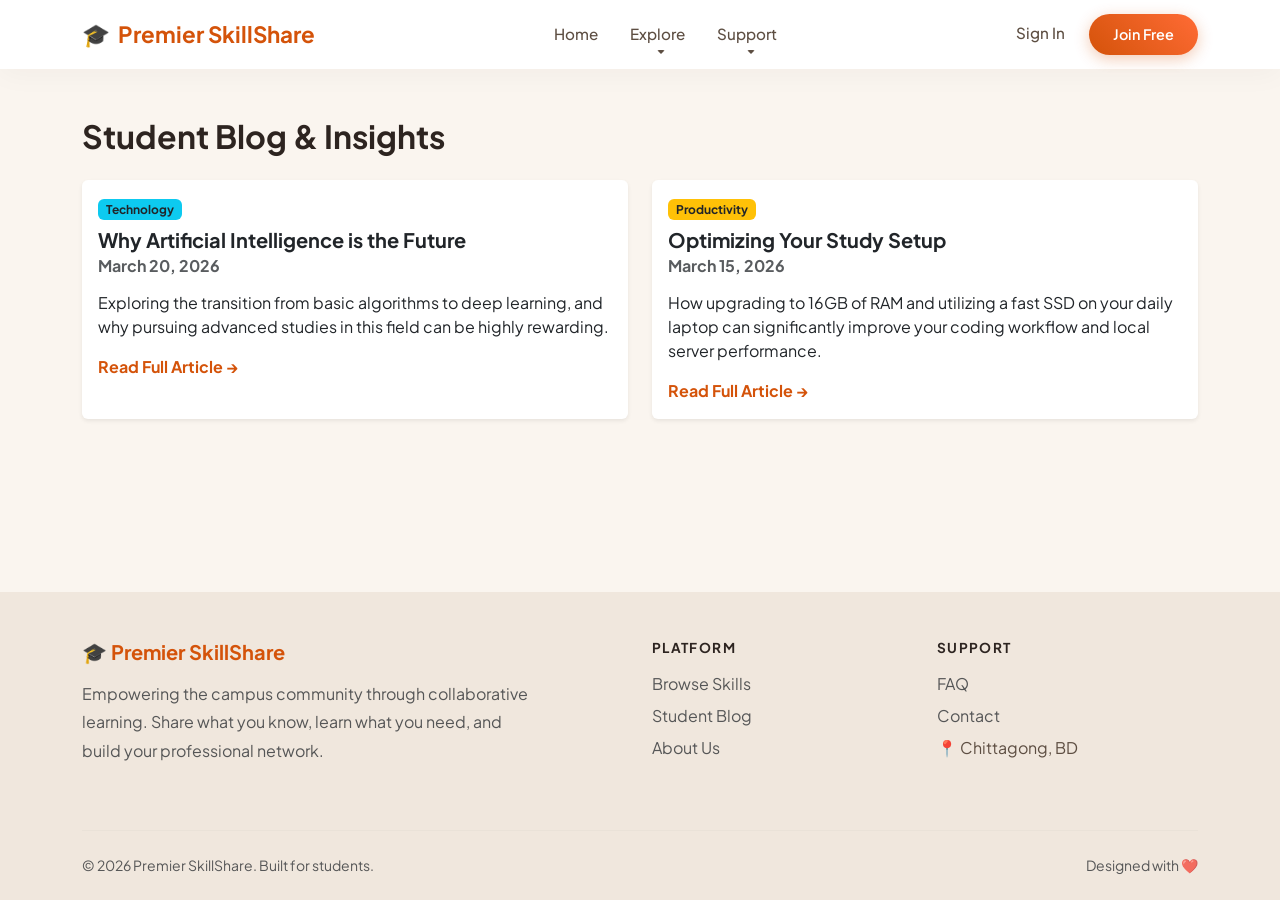
<file: blog.html>
<!-- Jidan  -->
<!DOCTYPE html>
<html lang="en">

<head>
    <meta charset="UTF-8">
    <title>Student Blog | SkillShare</title>
    <meta name="viewport" content="width=device-width, initial-scale=1.0, maximum-scale=1.0, user-scalable=no">
    <link href="https://cdn.jsdelivr.net/npm/bootstrap@5.3.0/dist/css/bootstrap.min.css" rel="stylesheet">
    <link rel="stylesheet" href="https://cdn.jsdelivr.net/npm/bootstrap-icons@1.11.3/font/bootstrap-icons.min.css">
    <link rel="stylesheet" href="css/style.css">
</head>

<body>
    <div id="navbar-container"></div>

    <div class="container mt-5">
        <h2 class="mb-4 fw-bold">Student Blog & Insights</h2>
        <div class="row">
            <div class="col-md-6 mb-4">
                <div class="card h-100 shadow-sm border-0">
                    <div class="card-body">
                        <span class="badge bg-info text-dark mb-2">Technology</span>
                        <h5 class="card-title fw-bold">Why Artificial Intelligence is the Future</h5>
                        <h6 class="card-subtitle mb-3 text-muted">March 20, 2026</h6>
                        <p class="card-text">Exploring the transition from basic algorithms to deep learning, and why
                            pursuing advanced studies in this field can be highly rewarding.</p>
                        <a href="#" class="text-decoration-none fw-bold">Read Full Article &rarr;</a>
                    </div>
                </div>
            </div>
            <div class="col-md-6 mb-4">
                <div class="card h-100 shadow-sm border-0">
                    <div class="card-body">
                        <span class="badge bg-warning text-dark mb-2">Productivity</span>
                        <h5 class="card-title fw-bold">Optimizing Your Study Setup</h5>
                        <h6 class="card-subtitle mb-3 text-muted">March 15, 2026</h6>
                        <p class="card-text">How upgrading to 16GB of RAM and utilizing a fast SSD on your daily laptop
                            can significantly improve your coding workflow and local server performance.</p>
                        <a href="#" class="text-decoration-none fw-bold">Read Full Article &rarr;</a>
                    </div>
                </div>
            </div>
        </div>
    </div>

    <div id="footer-container"></div>
    <script src="https://code.jquery.com/jquery-3.6.0.min.js"></script>
    <script src="https://cdn.jsdelivr.net/npm/bootstrap@5.3.0/dist/js/bootstrap.bundle.min.js"></script>
    <script src="js/utils.js"></script>
    <script src="js/skills.js"></script>
    <script src="js/dashboard.js"></script>
    <script src="js/profile.js"></script>
    <script src="js/notices.js"></script>
    <script src="js/admin.js"></script>
    <script src="js/app.js"></script>
</body>

</html>
</file>
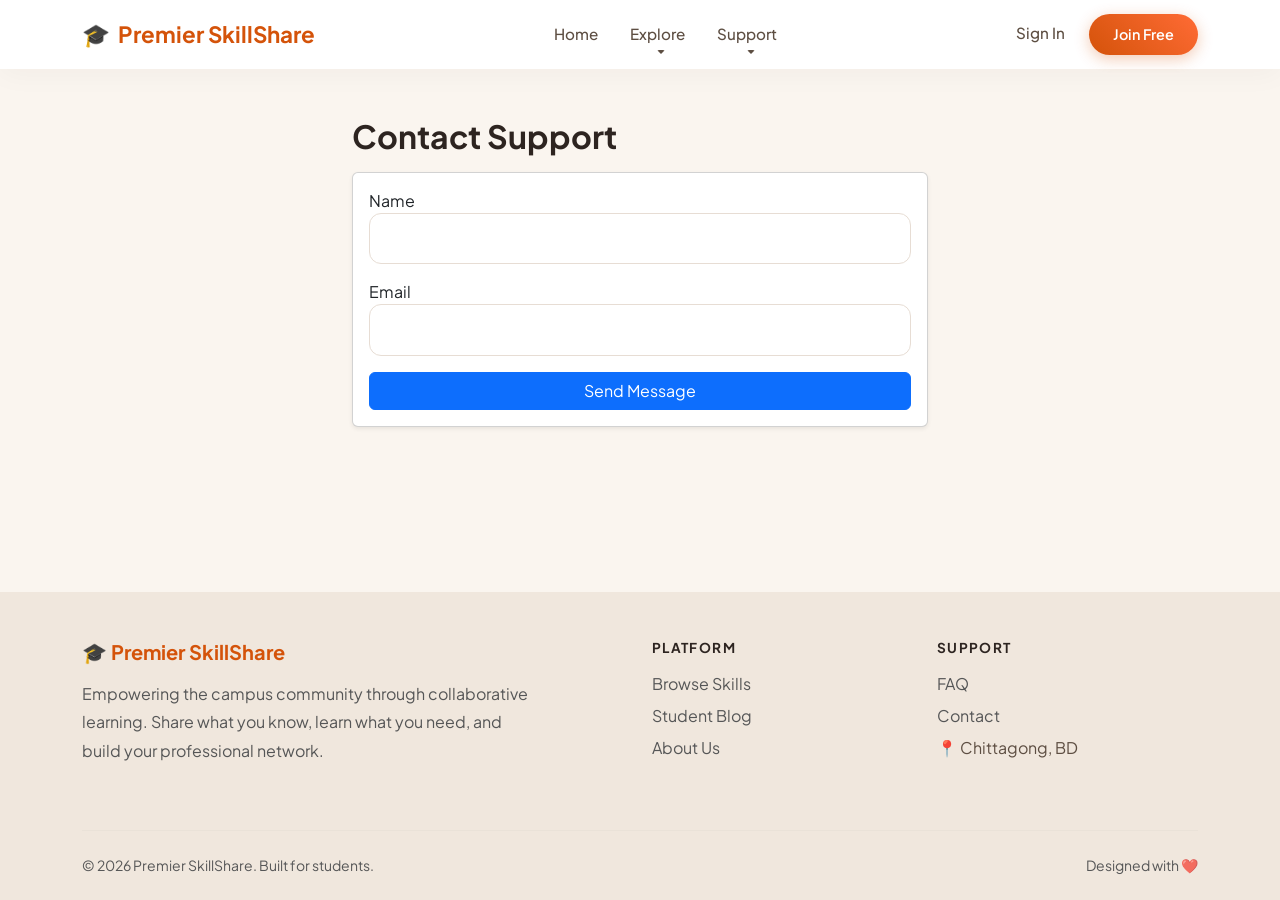
<file: contact.html>
<!-- Akhil  -->
<!DOCTYPE html>
<html lang="en">

<head>
    <meta charset="UTF-8">
    <title>Contact Us</title>
    <meta name="viewport" content="width=device-width, initial-scale=1.0, maximum-scale=1.0, user-scalable=no">
    <link href="https://cdn.jsdelivr.net/npm/bootstrap@5.3.0/dist/css/bootstrap.min.css" rel="stylesheet">
    <link rel="stylesheet" href="https://cdn.jsdelivr.net/npm/bootstrap-icons@1.11.3/font/bootstrap-icons.min.css">
    <link rel="stylesheet" href="css/style.css">
</head>

<body>
    <div id="navbar-container"></div>
    <div class="container mt-5" style="max-width: 600px;">
        <h2>Contact Support</h2>
        <div class="card shadow-sm mt-3">
            <div class="card-body">
                <form id="contactForm">
                    <div class="mb-3">
                        <label>Name</label>
                        <input type="text" id="name" class="form-control">
                        <span class="error-msg" id="nameError">Name must be at least 3 characters.</span>
                    </div>
                    <div class="mb-3">
                        <label>Email</label>
                        <input type="email" id="email" class="form-control" required>
                    </div>
                    <button type="submit" class="btn btn-primary w-100">Send Message</button>
                </form>
            </div>
        </div>
    </div>
    <div id="footer-container"></div>
    <script src="https://code.jquery.com/jquery-3.6.0.min.js"></script>
    <script src="https://cdn.jsdelivr.net/npm/bootstrap@5.3.0/dist/js/bootstrap.bundle.min.js"></script>
    <script src="js/utils.js"></script>
    <script src="js/skills.js"></script>
    <script src="js/dashboard.js"></script>
    <script src="js/profile.js"></script>
    <script src="js/notices.js"></script>
    <script src="js/admin.js"></script>
    <script src="js/app.js"></script>
</body>

</html>
</file>
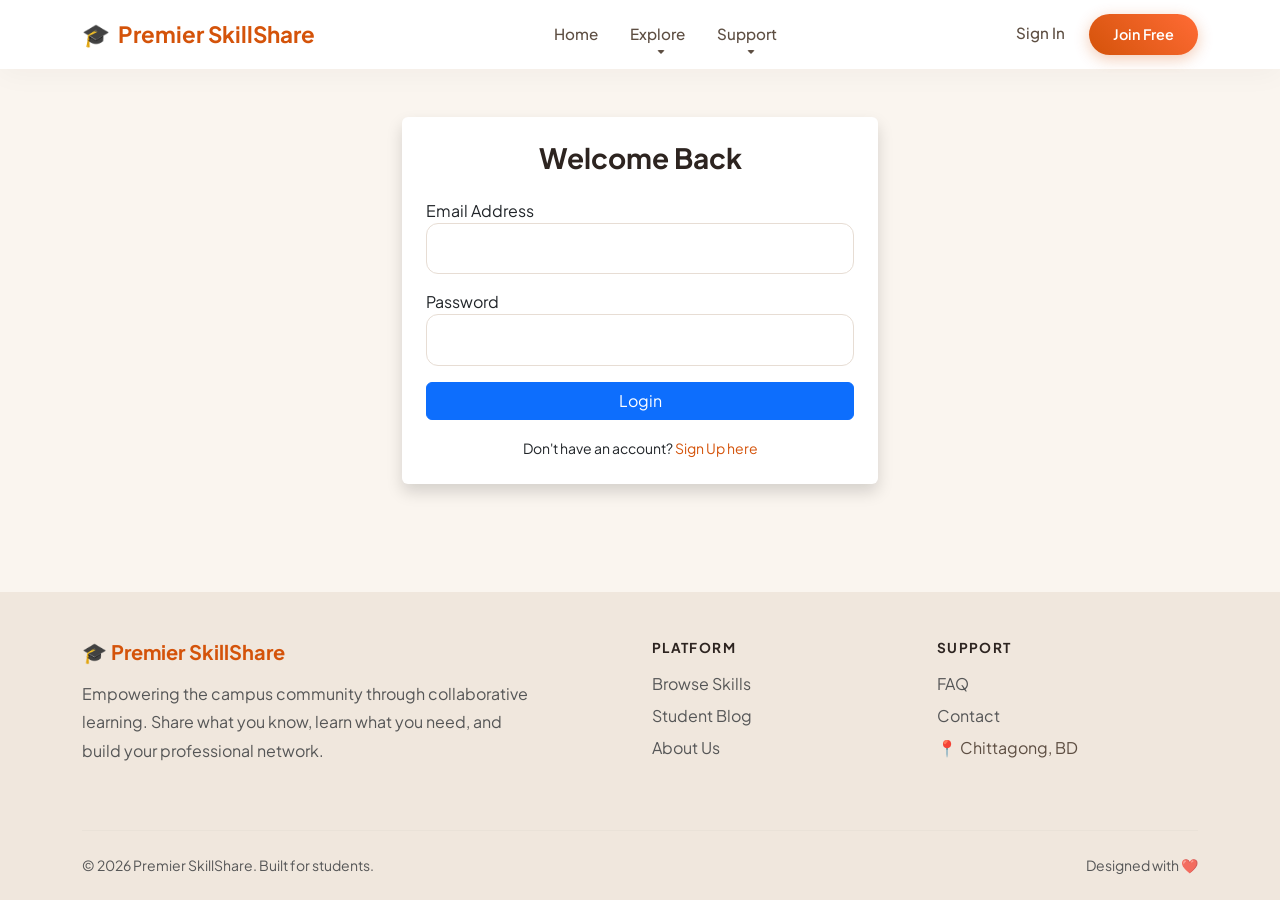
<file: dashboard.html>
<!-- Shajib -->
<!DOCTYPE html>
<html lang="en">
<head>
    <meta charset="UTF-8">
    <title>My Dashboard</title>
    <meta name="viewport" content="width=device-width, initial-scale=1.0, maximum-scale=1.0, user-scalable=no">
    <link href="https://cdn.jsdelivr.net/npm/bootstrap@5.3.0/dist/css/bootstrap.min.css" rel="stylesheet">
    <link rel="stylesheet" href="https://cdn.jsdelivr.net/npm/bootstrap-icons@1.11.3/font/bootstrap-icons.min.css">
    <link rel="stylesheet" href="css/style.css">
</head>
<body>
    <div id="navbar-container"></div>
    <div class="container mt-5 mb-5">
        <h2 id="welcome-msg" class="mb-4">Welcome!</h2>
        
        <!-- MY OFFERED SKILLS SECTION -->
        <div class="d-flex justify-content-between align-items-center mb-3">
            <h4>My Offered Skills</h4>
            <button class="btn btn-primary rounded-pill modern-btn px-4" data-bs-toggle="modal" data-bs-target="#crudModal">
                <i class="bi bi-plus-lg me-1"></i> Offer New Skill
            </button>
        </div>
        
        <div class="table-responsive shadow-sm rounded-3 overflow-hidden">
            <table class="table table-hover align-middle mb-0 bg-white">
                <thead class="table-dark">
                    <tr>
                        <th class="ps-4">Skill Title</th>
                        <th>Category</th>
                        <th>Resources</th>
                        <th class="text-center pe-4">Action</th>
                    </tr>
                </thead>
                <tbody id="crud-table-body">
                </tbody>
            </table>
        </div>

        <!-- NEW: MESSAGES RECEIVED SECTION -->
        <div class="d-flex justify-content-between align-items-center mb-3 mt-5">
            <h4><i class="bi bi-envelope-paper me-2 text-primary"></i>Messages Received</h4>
        </div>
        
        <div class="table-responsive shadow-sm rounded-3 overflow-hidden">
            <table class="table table-hover align-middle mb-0 bg-white">
                <thead class="table-dark">
                    <tr>
                        <th class="ps-4">From / Skill</th>
                        <th>Message</th>
                        <th>Date</th>
                        <th class="text-center pe-4">Action</th>
                    </tr>
                </thead>
                <tbody id="messages-table-body">
                    <!-- Messages will be injected here by JavaScript -->
                </tbody>
            </table>
        </div>

    </div>

    <!-- Modal Updated with new fields -->
    <div class="modal fade" id="crudModal" tabindex="-1">
      <div class="modal-dialog modal-lg modal-dialog-scrollable">
        <div class="modal-content modern-card border-0 shadow">
          <form id="crudForm">
              <div class="modal-header border-0 pb-0">
                <h5 class="modal-title fw-bold"><i class="bi bi-stars text-warning me-2"></i>Offer a New Skill</h5>
                <button type="button" class="btn-close" data-bs-dismiss="modal"></button>
              </div>
              <div class="modal-body px-4 pb-4">
                <div class="row">
                    <div class="col-md-6 mb-3">
                        <label class="form-label fw-semibold">Skill Title</label>
                        <input type="text" id="skillTitle" class="form-control modern-input" placeholder="e.g. Graphic Design" required>
                    </div>
                    <div class="col-md-6 mb-3">
                        <label class="form-label fw-semibold">Category</label>
                        <select id="skillCat" class="form-select modern-input" required>
                            <option value="" disabled selected>Select Category</option>
                            <option value="Programming">Programming</option>
                            <option value="Design">Design</option>
                            <option value="Languages">Languages</option>
                            <option value="Academics">Academics</option>
                        </select>
                    </div>
                </div>
                <div class="mb-3">
                    <label class="form-label fw-semibold">Description</label>
                    <textarea id="skillDesc" class="form-control modern-input" rows="3" placeholder="Describe what you will teach..." required></textarea>
                </div>
                
                <hr class="my-4 text-muted">

                <h6 class="fw-bold text-muted mb-3"><i class="bi bi-link-45deg me-2"></i>External Resources (Optional)</h6>
                
                <div class="mb-3">
                    <label class="form-label text-muted">YouTube Video Link</label>
                    <input type="url" id="skillVideo" class="form-control modern-input" placeholder="https://www.youtube.com/watch?v=...">
                    <div class="form-text">Paste a YouTube link to show a preview video on the course page.</div>
                </div>
                <div class="mb-3">
                    <label class="form-label text-muted">Downloadable Material Link</label>
                    <input type="url" id="skillFile" class="form-control modern-input" placeholder="https://drive.google.com/file/...">
                    <div class="form-text">Link to Google Drive, Mega, or any direct file download URL.</div>
                </div>
              </div>
              <div class="modal-footer border-0 pt-0 px-4 pb-4">
                <button type="button" class="btn btn-secondary rounded-pill" data-bs-dismiss="modal">Cancel</button>
                <button type="submit" class="btn btn-primary rounded-pill modern-btn px-4"><i class="bi bi-save me-1"></i> Save & Publish</button>
              </div>
          </form>
        </div>
      </div>
    </div>

    <div id="footer-container"></div>
    <script src="https://code.jquery.com/jquery-3.6.0.min.js"></script>
    <script src="https://cdn.jsdelivr.net/npm/bootstrap@5.3.0/dist/js/bootstrap.bundle.min.js"></script>
    <script src="js/utils.js"></script>
    <script src="js/skills.js"></script>
    <script src="js/dashboard.js"></script>
    <script src="js/profile.js"></script>
    <script src="js/notices.js"></script>
    <script src="js/admin.js"></script>
    <script src="js/app.js"></script>
</body>
</html>
</file>
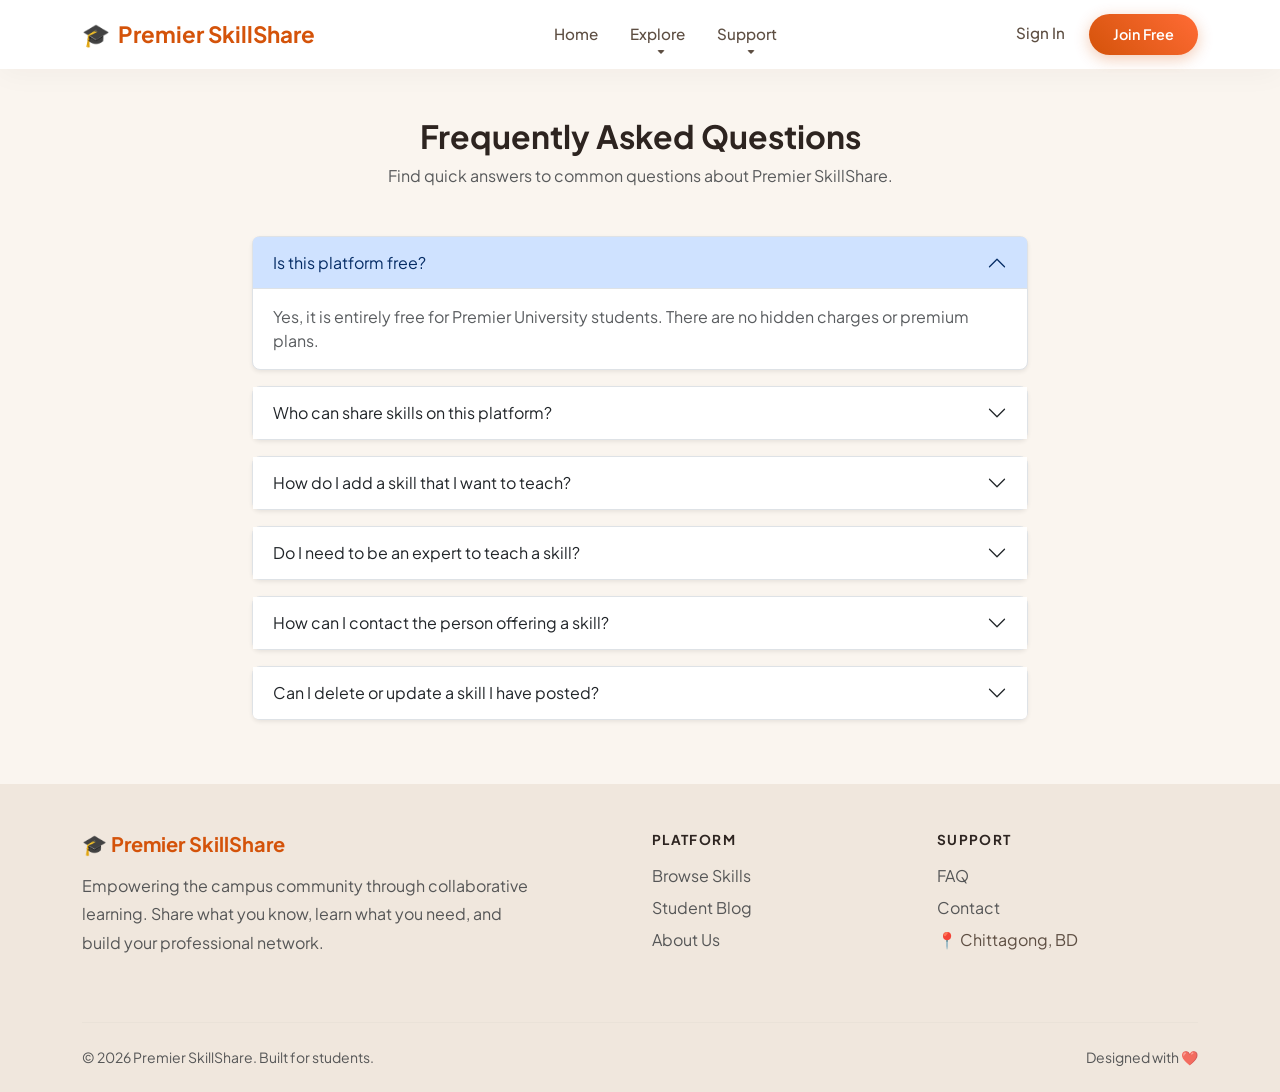
<file: faq.html>
<!-- Jidan  -->
<!DOCTYPE html>
<html lang="en">

<head>
  <meta charset="UTF-8">
  <title>FAQ | SkillShare</title>
  <meta name="viewport" content="width=device-width, initial-scale=1.0, maximum-scale=1.0, user-scalable=no">
  <link href="https://cdn.jsdelivr.net/npm/bootstrap@5.3.0/dist/css/bootstrap.min.css" rel="stylesheet">
  <link rel="stylesheet" href="https://cdn.jsdelivr.net/npm/bootstrap-icons@1.11.3/font/bootstrap-icons.min.css">
  <link rel="stylesheet" href="css/style.css">
</head>

<body>
  <div id="navbar-container"></div>

  <div class="container mt-5 mb-5" style="max-width: 800px;">
    <h2 class="mb-2 fw-bold text-center">Frequently Asked Questions</h2>
    <p class="text-center text-muted mb-5">Find quick answers to common questions about Premier SkillShare.</p>

    <div class="accordion" id="faqAccordion">

      <!-- FAQ 1 -->
      <div class="accordion-item mb-3 border rounded-3 shadow-sm">
        <h2 class="accordion-header">
          <button class="accordion-button" type="button" data-bs-toggle="collapse" data-bs-target="#collapseOne">
            Is this platform free?
          </button>
        </h2>
        <div id="collapseOne" class="accordion-collapse collapse show" data-bs-parent="#faqAccordion">
          <div class="accordion-body text-muted">
            Yes, it is entirely free for Premier University students. There are no hidden charges or premium plans.
          </div>
        </div>
      </div>

      <!-- FAQ 2 -->
      <div class="accordion-item mb-3 border rounded-3 shadow-sm">
        <h2 class="accordion-header">
          <button class="accordion-button collapsed" type="button" data-bs-toggle="collapse"
            data-bs-target="#collapseTwo">
            Who can share skills on this platform?
          </button>
        </h2>
        <div id="collapseTwo" class="accordion-collapse collapse" data-bs-parent="#faqAccordion">
          <div class="accordion-body text-muted">
            Any registered student of Premier University can both offer and learn skills here. Whether you are a
            beginner or an expert, you are welcome to contribute.
          </div>
        </div>
      </div>

      <!-- FAQ 3 -->
      <div class="accordion-item mb-3 border rounded-3 shadow-sm">
        <h2 class="accordion-header">
          <button class="accordion-button collapsed" type="button" data-bs-toggle="collapse"
            data-bs-target="#collapseThree">
            How do I add a skill that I want to teach?
          </button>
        </h2>
        <div id="collapseThree" class="accordion-collapse collapse" data-bs-parent="#faqAccordion">
          <div class="accordion-body text-muted">
            Simply log in to your account, go to your <strong>Dashboard</strong>, and click the "Offer New Skill"
            button. Fill out the title, description, category, and optionally add YouTube video links or downloadable
            materials.
          </div>
        </div>
      </div>

      <!-- FAQ 4 -->
      <div class="accordion-item mb-3 border rounded-3 shadow-sm">
        <h2 class="accordion-header">
          <button class="accordion-button collapsed" type="button" data-bs-toggle="collapse"
            data-bs-target="#collapseFour">
            Do I need to be an expert to teach a skill?
          </button>
        </h2>
        <div id="collapseFour" class="accordion-collapse collapse" data-bs-parent="#faqAccordion">
          <div class="accordion-body text-muted">
            Not at all! If you have a good understanding of a topic, you can help your peers who are just starting out.
            Peer-to-peer learning is all about sharing knowledge at all levels.
          </div>
        </div>
      </div>

      <!-- FAQ 5 -->
      <div class="accordion-item mb-3 border rounded-3 shadow-sm">
        <h2 class="accordion-header">
          <button class="accordion-button collapsed" type="button" data-bs-toggle="collapse"
            data-bs-target="#collapseFive">
            How can I contact the person offering a skill?
          </button>
        </h2>
        <div id="collapseFive" class="accordion-collapse collapse" data-bs-parent="#faqAccordion">
          <div class="accordion-body text-muted">
            When you click on a skill from the "Browse Skills" page, you will be taken to the skill details page. There,
            you can click on the Instructor's name to view their profile and learn more about them.
          </div>
        </div>
      </div>

      <!-- FAQ 6 -->
      <div class="accordion-item mb-3 border rounded-3 shadow-sm">
        <h2 class="accordion-header">
          <button class="accordion-button collapsed" type="button" data-bs-toggle="collapse"
            data-bs-target="#collapseSix">
            Can I delete or update a skill I have posted?
          </button>
        </h2>
        <div id="collapseSix" class="accordion-collapse collapse" data-bs-parent="#faqAccordion">
          <div class="accordion-body text-muted">
            Yes. Go to your <strong>Dashboard</strong>, where you will see a list of all the skills you have offered.
            You can click the "Remove" button next to any skill to delete it from the platform.
          </div>
        </div>
      </div>

    </div>
  </div>

  <div id="footer-container"></div>
  <script src="https://code.jquery.com/jquery-3.6.0.min.js"></script>
  <script src="https://cdn.jsdelivr.net/npm/bootstrap@5.3.0/dist/js/bootstrap.bundle.min.js"></script>
  <script src="js/utils.js"></script>
  <script src="js/skills.js"></script>
  <script src="js/dashboard.js"></script>
  <script src="js/profile.js"></script>
  <script src="js/notices.js"></script>
  <script src="js/admin.js"></script>
  <script src="js/app.js"></script>
</body>

</html>
</file>
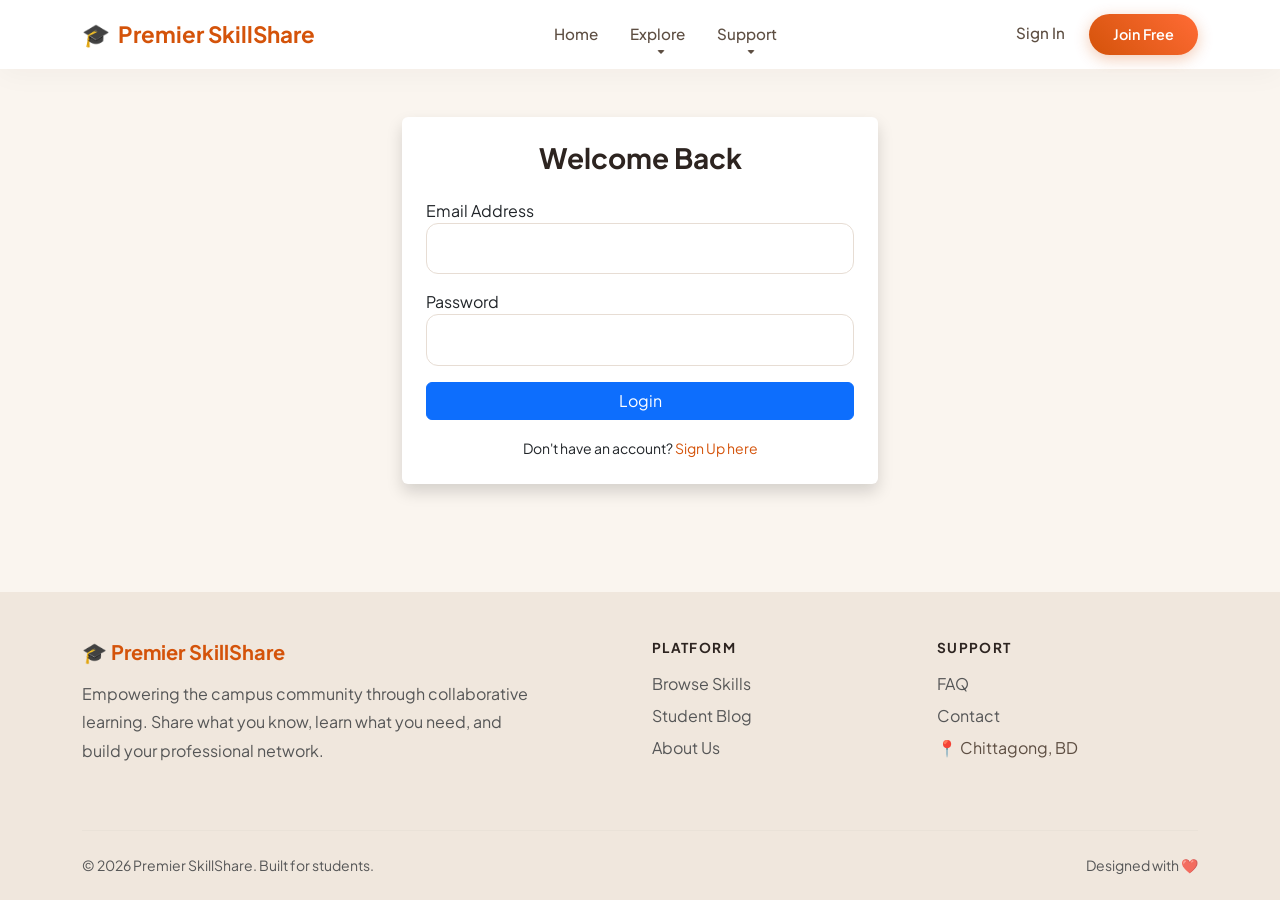
<file: login.html>
<!--Meheraj   -->
<!DOCTYPE html>
<html lang="en">

<head>
    <meta charset="UTF-8">
    <title>Login | SkillShare</title>
    <meta name="viewport" content="width=device-width, initial-scale=1.0, maximum-scale=1.0, user-scalable=no">
    <link href="https://cdn.jsdelivr.net/npm/bootstrap@5.3.0/dist/css/bootstrap.min.css" rel="stylesheet">
    <link rel="stylesheet" href="https://cdn.jsdelivr.net/npm/bootstrap-icons@1.11.3/font/bootstrap-icons.min.css">
    <link rel="stylesheet" href="css/style.css">
</head>

<body>
    <div id="navbar-container"></div>
    <div class="container mt-5" style="max-width: 500px;">
        <div class="card shadow border-0 p-4">
            <h3 class="text-center mb-4">Welcome Back</h3>
            <form id="loginForm">
                <div class="mb-3">
                    <label>Email Address</label>
                    <input type="email" id="loginEmail" class="form-control" required>
                </div>
                <div class="mb-3">
                    <label>Password</label>
                    <input type="password" id="loginPassword" class="form-control" required>
                </div>
                <button type="submit" class="btn btn-primary w-100">Login</button>
                <div class="text-center mt-3">
                    <small>Don't have an account? <a href="register.html">Sign Up here</a></small>
                </div>
            </form>
        </div>
    </div>
    <div id="footer-container"></div>
    <script src="https://code.jquery.com/jquery-3.6.0.min.js"></script>
    <script src="https://cdn.jsdelivr.net/npm/bootstrap@5.3.0/dist/js/bootstrap.bundle.min.js"></script>
    <script src="js/utils.js"></script>
    <script src="js/skills.js"></script>
    <script src="js/dashboard.js"></script>
    <script src="js/profile.js"></script>
    <script src="js/notices.js"></script>
    <script src="js/admin.js"></script>
    <script src="js/app.js"></script>
</body>

</html>
</file>
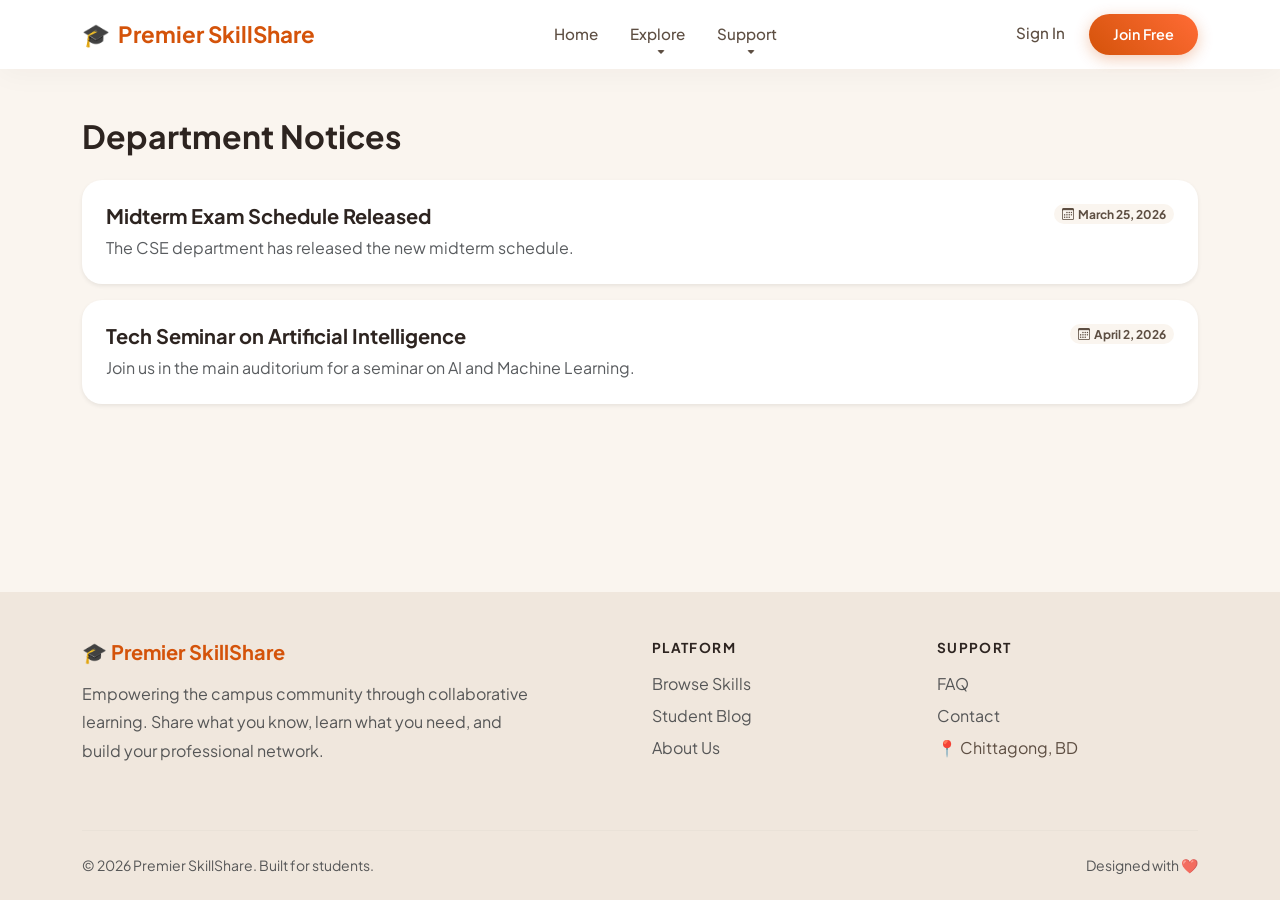
<file: notices.html>
<!-- Saimon -->
<!DOCTYPE html>
<html lang="en">

<head>
    <meta charset="UTF-8">
    <title>University Notices</title>
    <meta name="viewport" content="width=device-width, initial-scale=1.0, maximum-scale=1.0, user-scalable=no">
    <link href="https://cdn.jsdelivr.net/npm/bootstrap@5.3.0/dist/css/bootstrap.min.css" rel="stylesheet">
    <link rel="stylesheet" href="https://cdn.jsdelivr.net/npm/bootstrap-icons@1.11.3/font/bootstrap-icons.min.css">
    <link rel="stylesheet" href="css/style.css">
</head>

<body>
    <div id="navbar-container"></div>
    <div class="container mt-5">
        <h2 class="mb-4">Department Notices</h2>
        <div id="xml-data-container">
        </div>
    </div>
    <div id="footer-container"></div>
    <script src="https://code.jquery.com/jquery-3.6.0.min.js"></script>
    <script src="https://cdn.jsdelivr.net/npm/bootstrap@5.3.0/dist/js/bootstrap.bundle.min.js"></script>
    <script src="js/utils.js"></script>
    <script src="js/skills.js"></script>
    <script src="js/dashboard.js"></script>
    <script src="js/profile.js"></script>
    <script src="js/notices.js"></script>
    <script src="js/admin.js"></script>
    <script src="js/app.js"></script>
</body>

</html>
</file>
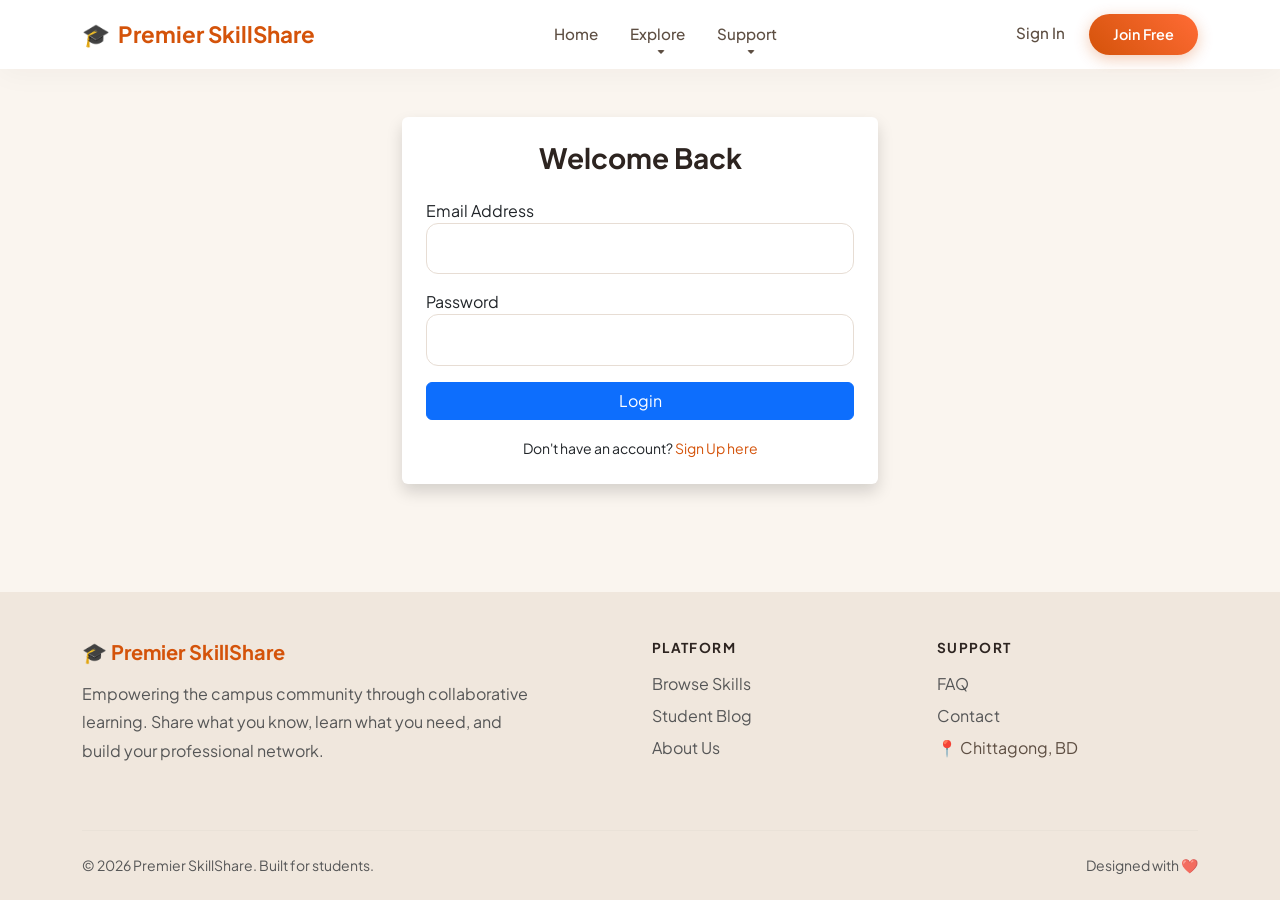
<file: profile.html>
<!DOCTYPE html>
<html lang="en">

<head>
    <meta charset="UTF-8">
    <title>User Profile | SkillShare</title>
    <meta name="viewport" content="width=device-width, initial-scale=1.0, maximum-scale=1.0, user-scalable=no">
    <link href="https://cdn.jsdelivr.net/npm/bootstrap@5.3.0/dist/css/bootstrap.min.css" rel="stylesheet">
    <link rel="stylesheet" href="https://cdn.jsdelivr.net/npm/bootstrap-icons@1.11.3/font/bootstrap-icons.min.css">
    <link rel="stylesheet" href="css/style.css">
</head>

<body>
    <div id="navbar-container"></div>

    <div class="container mt-5 mb-5" style="max-width: 900px;">

        <!-- Profile Header Card -->
        <div class="warm-card p-4 p-md-5 shadow-sm border-0 text-center mb-4">
            <div class="position-relative d-inline-block">
                <img id="profile-pic" src="" class="rounded-circle mb-3 shadow-sm border border-3 border-white"
                    width="150" height="150" style="object-fit: cover; background-color: #f0f0f0;"
                    alt="Profile Picture">
            </div>
            <h3 id="profile-name" class="fw-bold text-warm-heading mb-1">Loading...</h3>
            <p id="profile-bio" class="text-warm-body-muted mt-2 px-md-5 mx-auto" style="max-width: 600px;">No bio
                available yet.</p>

            <div class="d-flex justify-content-center gap-3 mt-4">
                <button id="edit-profile-btn" class="btn btn-warm-glow px-4 rounded-pill d-none" data-bs-toggle="modal"
                    data-bs-target="#editProfileModal">
                    <i class="bi bi-pencil-square me-1"></i> Edit Profile
                </button>
            </div>
        </div>

        <!-- Offered Skills Section -->
        <div class="d-flex justify-content-between align-items-center mb-3">
            <h4 class="fw-bold text-warm-heading mb-0">Skills Offered</h4>
        </div>
        <div class="row" id="profile-skills-list"></div>
        <div id="no-skills-msg" class="text-center py-5 d-none">
            <i class="bi bi-inbox fs-1 text-warm-body-muted"></i>
            <h5 class="mt-2 text-warm-body-muted">This user hasn't offered any skills yet.</h5>
        </div>
    </div>

    <!-- Edit Profile Modal -->
    <div class="modal fade" id="editProfileModal" tabindex="-1">
        <div class="modal-dialog modal-dialog-centered">
            <div class="modal-content warm-card border-0 shadow">
                <form id="editProfileForm">
                    <div class="modal-header border-0 pb-0">
                        <h5 class="modal-title fw-bold text-warm-heading"><i class="bi bi-gear me-2"></i>Edit Profile
                        </h5>
                        <button type="button" class="btn-close" data-bs-dismiss="modal"></button>
                    </div>
                    <div class="modal-body px-4 pb-4">

                        <!-- NEW: Upload from device button -->
                        <div class="mb-3">
                            <label class="form-label">Profile Picture</label>
                            <input type="file" id="imageUpload" accept="image/*" class="form-control"
                                style="display:none;">
                            <button type="button" id="uploadBtn" class="btn btn-outline-secondary w-100 rounded-pill">
                                <i class="bi bi-cloud-arrow-up me-2"></i> Choose Image from Device
                            </button>
                            <!-- Preview of selected image -->
                            <img id="imagePreview" src="" class="mt-3 rounded-circle d-none mx-auto d-block border"
                                width="80" height="80" style="object-fit:cover;" alt="Preview">
                            <div class="form-text text-center mt-1">Select an image from your computer/phone. It will be
                                compressed automatically.</div>
                        </div>

                        <div class="mb-3">
                            <label class="form-label">Bio / Title</label>
                            <textarea id="editBio" class="form-control" rows="3"
                                placeholder="e.g. Computer Science Student | Web Development & AI Enthusiast"></textarea>
                        </div>
                    </div>
                    <div class="modal-footer border-0 pt-0 px-4 pb-4">
                        <button type="button" class="btn btn-secondary rounded-pill"
                            data-bs-dismiss="modal">Cancel</button>
                        <button type="submit" class="btn btn-warm-glow rounded-pill px-4">Save Changes</button>
                    </div>
                </form>
            </div>
        </div>
    </div>

    <div id="footer-container"></div>
    <script src="https://code.jquery.com/jquery-3.6.0.min.js"></script>
    <script src="https://cdn.jsdelivr.net/npm/bootstrap@5.3.0/dist/js/bootstrap.bundle.min.js"></script>
    <script src="js/utils.js"></script>
    <script src="js/skills.js"></script>
    <script src="js/dashboard.js"></script>
    <script src="js/profile.js"></script>
    <script src="js/notices.js"></script>
    <script src="js/admin.js"></script>
    <script src="js/app.js"></script>
</body>

</html>
</file>
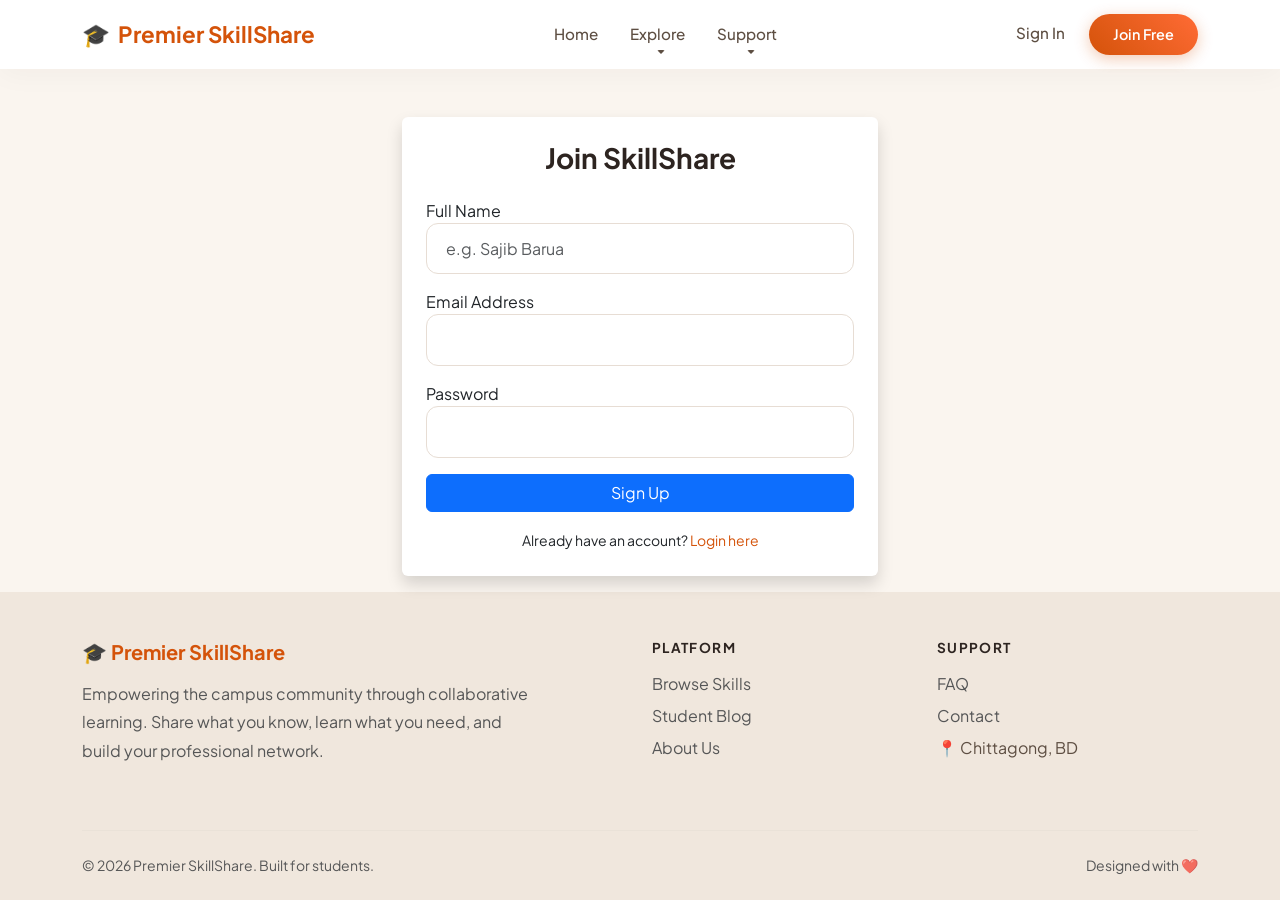
<file: register.html>
<!-- Meheraj  -->
<!DOCTYPE html>
<html lang="en">

<head>
    <meta charset="UTF-8">
    <title>Sign Up | SkillShare</title>
    <meta name="viewport" content="width=device-width, initial-scale=1.0, maximum-scale=1.0, user-scalable=no">

    <link href="https://cdn.jsdelivr.net/npm/bootstrap@5.3.0/dist/css/bootstrap.min.css" rel="stylesheet">
    <link rel="stylesheet" href="https://cdn.jsdelivr.net/npm/bootstrap-icons@1.11.3/font/bootstrap-icons.min.css">
    <link rel="stylesheet" href="css/style.css">
</head>

<body>
    <div id="navbar-container"></div>
    <div class="container mt-5" style="max-width: 500px;">
        <div class="card shadow border-0 p-4">
            <h3 class="text-center mb-4">Join SkillShare</h3>
            <form id="registerForm">
                <div class="mb-3">
                    <label>Full Name</label>
                    <input type="text" id="regName" class="form-control" placeholder="e.g. Sajib Barua" required>
                </div>
                <div class="mb-3">
                    <label>Email Address</label>
                    <input type="email" id="regEmail" class="form-control" required>
                </div>
                <div class="mb-3">
                    <label>Password</label>
                    <input type="password" id="regPassword" class="form-control" required>
                </div>
                <button type="submit" class="btn btn-primary w-100">Sign Up</button>
                <div class="text-center mt-3">
                    <small>Already have an account? <a href="login.html">Login here</a></small>
                </div>
            </form>
        </div>
    </div>
    <div id="footer-container"></div>
    <script src="https://code.jquery.com/jquery-3.6.0.min.js"></script>
    <script src="https://cdn.jsdelivr.net/npm/bootstrap@5.3.0/dist/js/bootstrap.bundle.min.js"></script>
    <script src="js/utils.js"></script>
    <script src="js/skills.js"></script>
    <script src="js/dashboard.js"></script>
    <script src="js/profile.js"></script>
    <script src="js/notices.js"></script>
    <script src="js/admin.js"></script>
    <script src="js/app.js"></script>
</body>

</html>
</file>
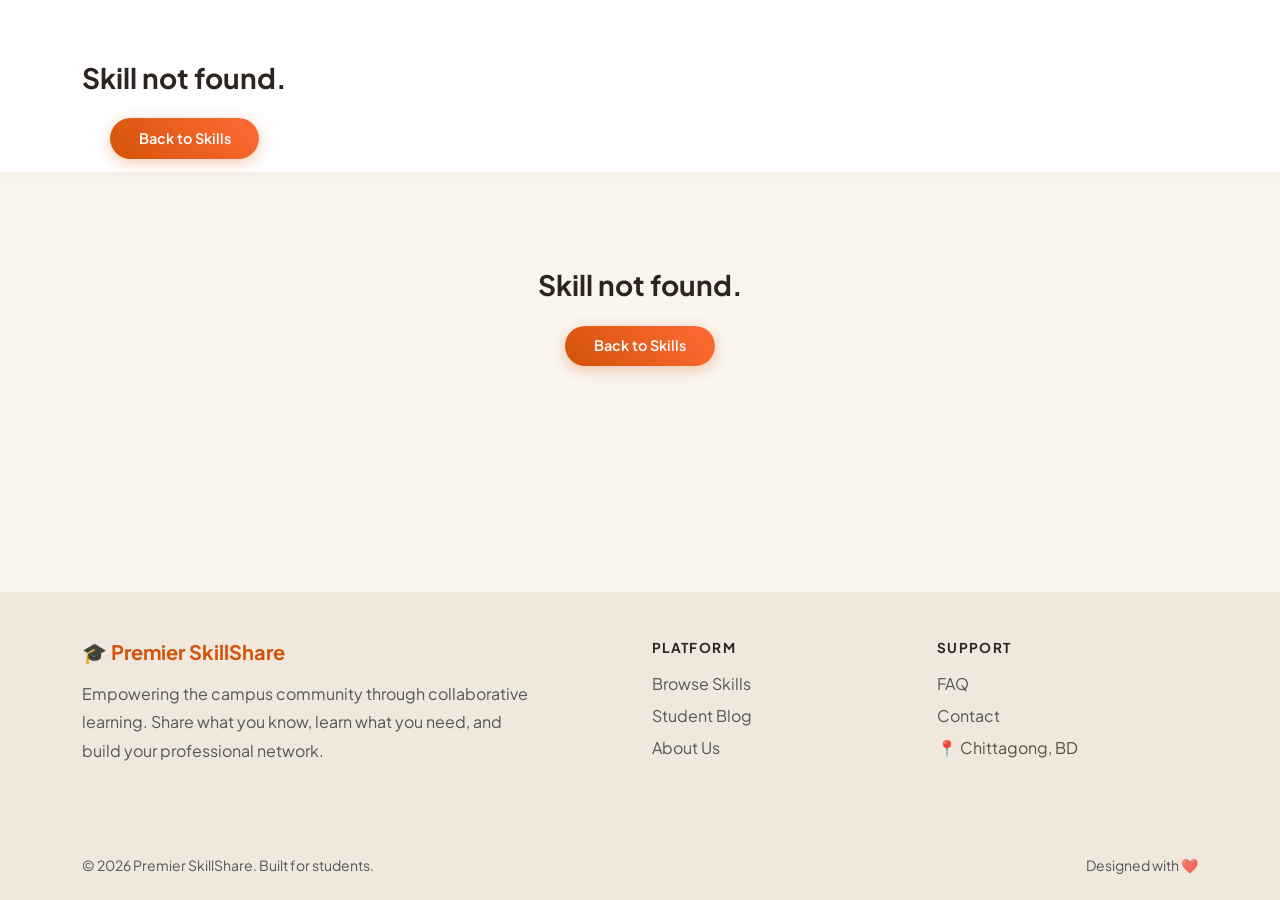
<file: skill-details.html>
<!-- Saimon -->
<!DOCTYPE html>
<html lang="en">
<head>
    <meta charset="UTF-8">
    <title>Skill Details | SkillShare</title>
    <meta name="viewport" content="width=device-width, initial-scale=1.0, maximum-scale=1.0, user-scalable=no">
    <link href="https://cdn.jsdelivr.net/npm/bootstrap@5.3.0/dist/css/bootstrap.min.css" rel="stylesheet">
    <link rel="stylesheet" href="https://cdn.jsdelivr.net/npm/bootstrap-icons@1.11.3/font/bootstrap-icons.min.css">
    <link rel="stylesheet" href="css/style.css">
</head>
<body>
    <div id="navbar-container"></div>
    
    <div class="container mt-5 mb-5">
        <nav aria-label="breadcrumb">
          <ol class="breadcrumb modern-breadcrumb">
            <li class="breadcrumb-item"><a href="skills.html" class="text-decoration-none">Skills</a></li>
            <li class="breadcrumb-item active" id="breadcrumb-title">Loading...</li>
          </ol>
        </nav>
        
        <div class="row mt-4">
            <div class="col-lg-8">
                <img id="detail-image" src="" class="w-100 rounded-4 mb-4 shadow-sm" style="height: 400px; object-fit: cover;" alt="Skill Image">
                <span id="detail-category" class="badge rounded-pill mb-3" style="background: #D4530A; color: white; padding: 0.5rem 1rem; font-size: 0.85rem;"></span>
                <h2 id="detail-title" class="fw-bold">Loading...</h2>
                <p id="detail-description" class="lead text-muted mt-3"></p>
            </div>
            
            <div class="col-lg-4">
                <div class="card card-premium border-0 shadow-sm sticky-lg-top" style="top: 100px;">
                    <div class="card-body text-center p-4">
                        <h5 class="text-muted mb-3">Course Instructor</h5>
                        <img src="https://cdn.pixabay.com/photo/2015/10/05/22/37/blank-profile-picture-973460_1280.png" width="80" class="rounded-circle mb-2 border" alt="Instructor">
                        <p id="detail-provider" class="fw-bold fs-5 mb-1">Loading...</p>
                        <p class="text-muted small mb-4">Available for sessions</p>
                        
                        <!-- UPDATED BUTTON -->
                        <button id="sendMessageBtn" class="btn btn-premium w-100 py-2 fw-bold" data-bs-toggle="modal" data-bs-target="#messageModal">
                            <i class="bi bi-chat-dots me-1"></i> Send Message
                        </button>
                    </div>
                </div>
            </div>
        </div>

        <!-- Video Section -->
        <div id="video-container" class="card card-premium border-0 shadow-sm mb-4 p-4 mt-4 d-none">
            <h5 class="fw-bold mb-3"><i class="bi bi-play-circle text-danger me-2"></i>Course Preview</h5>
            <div class="ratio ratio-16x9 rounded overflow-hidden shadow">
                <iframe id="detail-video" src="" allowfullscreen></iframe>
            </div>
        </div>

        <!-- File Download Section -->
        <div id="file-container" class="card card-premium border-0 shadow-sm p-4 mt-4 d-none">
            <h5 class="fw-bold mb-3"><i class="bi bi-file-earmark-arrow-down text-success me-2"></i>Course Materials</h5>
            <a id="detail-file" href="#" target="_blank" class="btn btn-premium w-100 py-2 fw-bold">
                <i class="bi bi-cloud-download me-2"></i>Download Resources
            </a>
        </div>
    </div>

    <!-- NEW: MESSAGE MODAL -->
    <div class="modal fade" id="messageModal" tabindex="-1">
      <div class="modal-dialog modal-dialog-centered">
        <div class="modal-content card-premium border-0 shadow">
          <form id="messageForm">
              <div class="modal-header border-0 pb-0">
                <h5 class="modal-title fw-bold"><i class="bi bi-send text-primary me-2"></i>Send Message</h5>
                <button type="button" class="btn-close" data-bs-dismiss="modal"></button>
              </div>
              <div class="modal-body px-4 pb-4">
                <p class="text-muted small mb-3">Messaging instructor regarding: <strong id="modal-skill-name"></strong></p>
                
                <div class="mb-3">
                    <label class="form-label fw-semibold">Your Message</label>
                    <textarea id="messageText" class="form-control" rows="4" placeholder="e.g. Hi, I am very interested in learning this. Can we schedule a time?" required></textarea>
                </div>
              </div>
              <div class="modal-footer border-0 pt-0 px-4 pb-4">
                <button type="button" class="btn btn-secondary rounded-pill" data-bs-dismiss="modal">Cancel</button>
                <button type="submit" class="btn btn-premium rounded-pill px-4"><i class="bi bi-send me-1"></i> Send</button>
              </div>
          </form>
        </div>
      </div>
    </div>

    <div id="footer-container"></div>
    <script src="https://code.jquery.com/jquery-3.6.0.min.js"></script>
    <script src="https://cdn.jsdelivr.net/npm/bootstrap@5.3.0/dist/js/bootstrap.bundle.min.js"></script>
    <script src="js/utils.js"></script>
    <script src="js/skills.js"></script>
    <script src="js/dashboard.js"></script>
    <script src="js/profile.js"></script>
    <script src="js/notices.js"></script>
    <script src="js/admin.js"></script>
    <script src="js/app.js"></script>
</body>
</html>
</file>
<file: css/style.css>
/* ==========================================
   COMPLETE PREMIUM WARM THEME
   ========================================== */
@import url('https://fonts.googleapis.com/css2?family=Plus+Jakarta+Sans:wght@400;500;600;700;800&display=swap');

body {
    display: flex;
    flex-direction: column;
    min-height: 100vh;
    background-color: #FAF5EF;
    color: #5D4E42;
    font-family: 'Plus Jakarta Sans', sans-serif;
}

#footer-container { margin-top: auto; width: 100%; }

/* --- GLOBAL TEXT & LINKS --- */
a { color: #D4530A; text-decoration: none; transition: all 0.3s ease; }
a:hover { color: #7C3AED; }
h1, h2, h3, h4, h5, h6 { color: #2D2420; font-weight: 700; }

/* ==========================================
   NAVBAR
   ========================================== */
.navbar-premium {
    background: rgba(255, 255, 255, 0.95);
    backdrop-filter: blur(20px);
    -webkit-backdrop-filter: blur(20px);
    box-shadow: 0 4px 30px rgba(45, 36, 32, 0.04);
    padding: 0.8rem 0;
    transition: all 0.3s ease;
}
.navbar-premium .nav-link {
    color: #5D4E42 !important;
    font-weight: 500;
    font-size: 0.95rem;
    padding: 0.5rem 1rem !important;
    position: relative;
}
.navbar-premium .nav-link::after {
    content: '';
    position: absolute;
    width: 0; height: 2px;
    bottom: 0; left: 50%;
    background: linear-gradient(45deg, #D4530A, #7C3AED);
    transition: all 0.3s ease;
    transform: translateX(-50%);
    border-radius: 2px;
}
.navbar-premium .nav-link:hover::after,
.navbar-premium .nav-link.active::after { width: 20px; }

.navbar-premium .dropdown-menu {
    border: 1px solid rgba(45, 36, 32, 0.08);
    border-radius: 16px;
    box-shadow: 0 20px 40px rgba(0,0,0,0.06);
    padding: 1rem;
    margin-top: 0.5rem !important;
}
.navbar-premium .dropdown-item {
    border-radius: 10px;
    color: #5D4E42;
    padding: 0.6rem 1rem;
    font-size: 0.9rem;
}
.navbar-premium .dropdown-item:hover {
    background: #FAF5EF;
    color: #D4530A;
}

/* ==========================================
   FOOTER
   ========================================== */
.footer-premium { 
    background: #F0E7DD; 
}
.footer-link-custom {
    transition: all 0.3s ease;
    display: inline-block;
}
.footer-link-custom:hover { 
    color: #D4530A !important; 
    transform: translateX(5px); 
}

/* ==========================================
   BUTTONS
   ========================================== */
.btn-premium {
    background: linear-gradient(45deg, #D4530A, #FF6B35);
    color: #fff;
    border: none;
    border-radius: 50px;
    padding: 0.6rem 1.8rem;
    font-weight: 600;
    font-size: 0.9rem;
    box-shadow: 0 4px 15px rgba(212, 83, 10, 0.3);
    transition: all 0.3s ease;
}
.btn-premium:hover {
    transform: translateY(-2px);
    box-shadow: 0 8px 25px rgba(212, 83, 10, 0.4);
    color: #fff;
}

/* ==========================================
   FORMS & INPUTS
   ========================================== */
.form-control, .form-select {
    background-color: #fff;
    border: 1px solid #E7DDD4;
    color: #2D2420;
    border-radius: 12px;
    padding: 0.8rem 1.2rem;
    transition: all 0.3s ease;
}
.form-control:focus, .form-select:focus {
    border-color: #D4530A;
    box-shadow: 0 0 0 4px rgba(212, 83, 10, 0.08);
}
.form-label { color: #5D4E42; font-weight: 600; font-size: 0.9rem; }
.error-msg { color: #DC2626; font-size: 0.85rem; display: none; }

/* ==========================================
   BEAUTIFUL SEARCH BAR & FILTER
   ========================================== */
.modern-input-group {
    background: #fff;
    border-radius: 16px;
    box-shadow: 0 8px 24px rgba(45, 36, 32, 0.06);
    border: none;
    overflow: hidden;
}
.modern-input-group .input-group-text {
    background: #fff;
    border: none;
    padding-left: 1.5rem;
    color: #D4530A; 
    font-size: 1.2rem;
}
.modern-input-group .form-control {
    border: none;
    box-shadow: none !important;
    padding: 1rem 1.5rem;
    font-size: 1rem;
}

.modern-select {
    background-color: #fff;
    border: none !important;
    border-radius: 16px;
    padding: 1rem 3rem 1rem 1.5rem !important;
    box-shadow: 0 8px 24px rgba(45, 36, 32, 0.06);
    font-size: 1rem;
    font-weight: 500;
    appearance: none; 
    background-image: url("data:image/svg+xml,%3Csvg xmlns='http://www.w3.org/2000/svg' width='12' height='12' viewBox='0 0 12 12'%3E%3Cpath fill='%235D4E42' d='M6 8L1 3h10z'/%3E%3C/svg%3E") !important;
    background-repeat: no-repeat;
    background-position: right 1.5rem center;
    cursor: pointer;
}
.modern-select:focus {
    box-shadow: 0 8px 24px rgba(212, 83, 10, 0.15) !important;
}

/* ==========================================
   PERFECT COURSE BOX LAYOUT
   ========================================== */
.skill-card-box {
    background: #fff;
    border: 1px solid #e0dbd5; 
    border-radius: 20px;
    overflow: hidden; 
    transition: all 0.4s cubic-bezier(0.25, 0.8, 0.25, 1);
    text-decoration: none;
    color: inherit;
    display: flex;
    flex-direction: column;
    height: 100%; 
}
.skill-card-box:hover {
    transform: translateY(-8px);
    box-shadow: 0 25px 50px rgba(45, 36, 32, 0.15);
    border-color: rgba(212, 83, 10, 0.3); 
}

.skill-img {
    width: 100%;
    height: 200px;
    object-fit: cover;
    display: block; 
    transition: transform 0.6s ease;
}
.skill-card-box:hover .skill-img {
    transform: scale(1.05);
}

.skill-details {
    padding: 1.5rem;
    display: flex;
    flex-direction: column;
    flex-grow: 1; 
}

.view-btn {
    background: linear-gradient(45deg, #D4530A, #7C3AED);
    color: white;
    border-radius: 50px;
    padding: 0.7rem 1.5rem;
    font-weight: 600;
    font-size: 0.9rem;
    display: inline-block;
    transition: all 0.3s ease;
    border: none;
}
.view-btn:hover {
    transform: translateY(-2px);
    box-shadow: 0 4px 15px rgba(124, 58, 237, 0.4);
    color: white;
}

/* ==========================================
   INDEX PAGE SPECIFICS
   ========================================== */
.hero-premium {
    background: linear-gradient(135deg, #D4530A 0%, #7C3AED 100%);
    padding-top: 100px;
    padding-bottom: 80px;
    position: relative;
    overflow: hidden;
}
.hero-premium::before {
    content: '';
    position: absolute;
    top: -50%; left: -50%;
    width: 200%; height: 200%;
    background: radial-gradient(circle, rgba(255,255,255,0.1) 0%, transparent 60%);
}
.hero-visual-box {
    background: rgba(255, 255, 255, 0.1);
    backdrop-filter: blur(10px);
    border: 1px solid rgba(255, 255, 255, 0.2);
    transform: perspective(1000px) rotateY(-5deg) rotateX(5deg);
    transition: transform 0.5s ease;
}
.hero-visual-box:hover { transform: perspective(1000px) rotateY(0deg) rotateX(0deg); }

.card-premium {
    background: #fff;
    border: 1px solid rgba(45, 36, 32, 0.05);
    border-radius: 20px;
    box-shadow: 0 4px 20px rgba(45, 36, 32, 0.03);
    transition: all 0.4s cubic-bezier(0.25, 0.8, 0.25, 1);
}
.card-premium:hover {
    transform: translateY(-5px);
    box-shadow: 0 20px 40px rgba(45, 36, 32, 0.08);
    border-color: transparent;
}

.icon-box-premium {
    width: 70px; height: 70px;
    border-radius: 16px;
    display: flex; align-items: center; justify-content: center;
}

/* ==========================================
   TABLES, MODALS, MISC
   ========================================== */
.table { color: #5D4E42; --bs-table-bg: transparent; }
.table-hover tbody tr:hover { background-color: rgba(212, 83, 10, 0.03); }
.table-dark { --bs-table-bg: #2D2420; color: #fff; border-color: rgba(255,255,255,0.1); }

.modal-content { 
    border: none; 
    border-radius: 20px; 
    box-shadow: 0 30px 60px rgba(0,0,0,0.1); 
}

/* Owner Profile Link Hover Style */
.profile-link-hover { 
    transition: all 0.2s ease;
    color: #2D2420 !important; /* Keeps text dark initially */
    font-weight: 700;
    text-decoration: none !important;
}
.profile-link-hover:hover { 
    color: #D4530A !important; 
    text-decoration: underline !important; 
}

/* ==========================================
   SUPER RESPONSIVE MOBILE
   ========================================== */
@media (max-width: 991.98px) {
    #navbarNav {
        background: #fff;
        margin: 1rem -1rem 0 -1rem;
        padding: 1.5rem;
        border-radius: 0 0 24px 24px;
        box-shadow: 0 20px 40px rgba(0,0,0,0.06);
    }
    .navbar-premium .nav-link::after { display: none; }
}

@media (max-width: 767.98px) {
    .hero-premium { padding-top: 80px; padding-bottom: 60px; }
    .hero-visual-box { display: none; }
    
    .modern-input-group, .modern-select {
        border-radius: 12px !important;
    }
}

/* FIX FOR VERY SMALL SCREENS (iPhone SE 320px) */
@media (max-width: 340px) {
    .navbar-premium .navbar-brand {
        font-size: 1.1rem !important;
    }
    .navbar-premium .navbar-toggler {
        padding: 0.2rem 0.4rem;
    }
}
</file>
